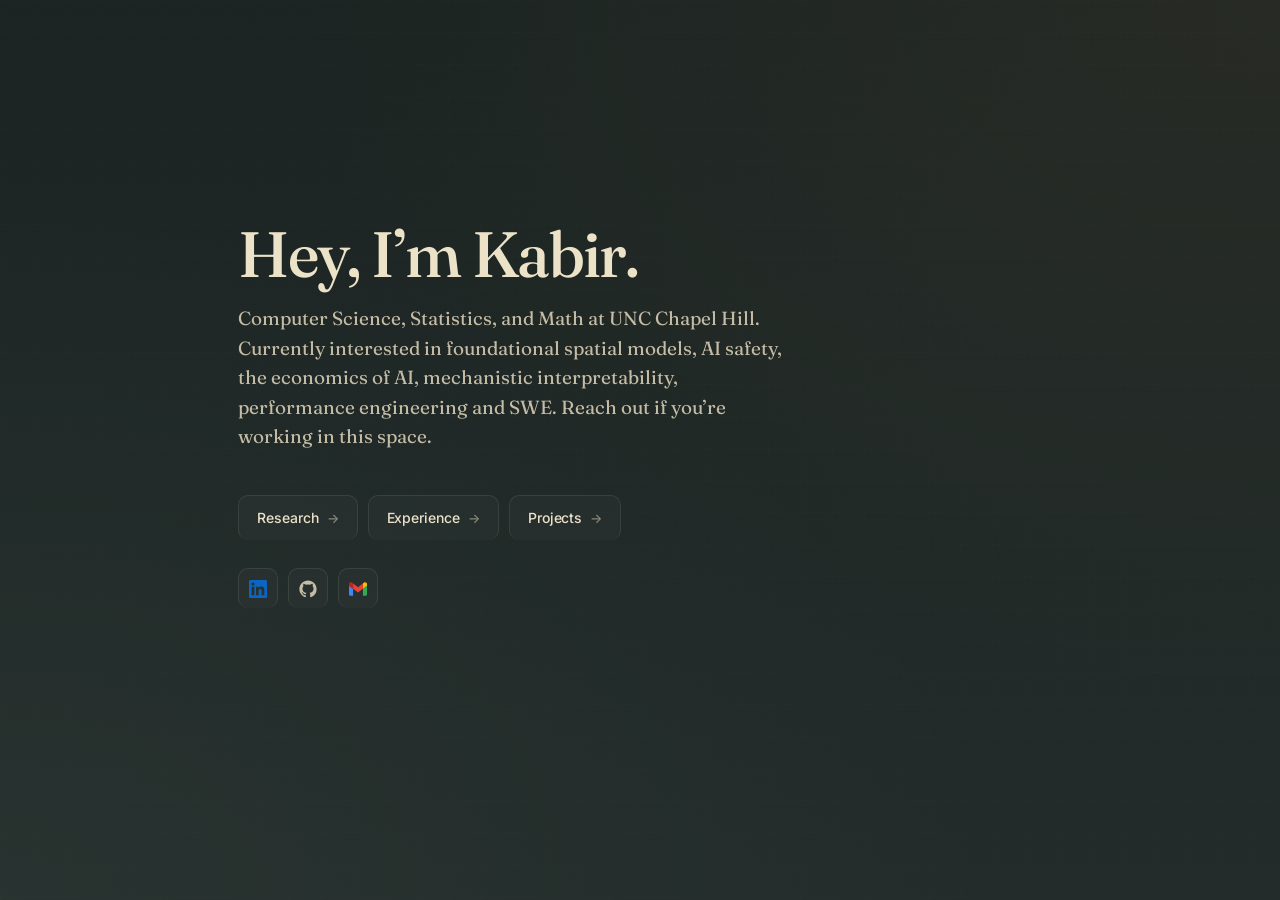
<file: index.html>
<!DOCTYPE html>
<html lang="en">
<head>
<meta charset="UTF-8" />
<meta name="viewport" content="width=device-width, initial-scale=1.0" />
<title>Kabir Grewal</title>
<meta name="description" content="Kabir Grewal. Computer Science, Statistics, and Math at UNC Chapel Hill. Research and software." />
<link rel="icon" type="image/svg+xml" href="favicon.svg" />
<!-- Open Graph -->
<meta property="og:type" content="website" />
<meta property="og:title" content="Kabir Grewal" />
<meta property="og:description" content="CS, Stats, and Math at UNC Chapel Hill. Interested in foundational spatial models, AI safety, the economics of AI, mechanistic interpretability, and performance engineering." />
<meta property="og:url" content="https://grewalsk.github.io/" />
<meta property="og:site_name" content="Kabir Grewal" />
<meta name="twitter:card" content="summary" />
<meta name="twitter:title" content="Kabir Grewal" />
<meta name="twitter:description" content="CS, Stats, and Math at UNC Chapel Hill. Research and software." />
<link rel="preconnect" href="https://fonts.googleapis.com" />
<link rel="preconnect" href="https://fonts.gstatic.com" crossorigin />
<link href="https://fonts.googleapis.com/css2?family=Fraunces:opsz,wght@9..144,400;9..144,500;9..144,600;9..144,700&family=Inter:wght@400;500;600&display=swap" rel="stylesheet" />
<link rel="stylesheet" href="styles.css" />
</head>
<body>
<main class="landing">
  <div class="landing-inner">
    <h1>Hey, I&rsquo;m Kabir.</h1>
    <p class="blurb">
      Computer Science, Statistics, and Math at UNC Chapel Hill. Currently interested in foundational spatial models,
      AI safety, the economics of AI, mechanistic interpretability, performance engineering and SWE. Reach out if you&rsquo;re working in this space.
    </p>
    <nav class="nav-buttons">
      <a class="nav-btn bare" href="research.html">Research <span class="arrow">&rarr;</span></a>
      <a class="nav-btn bare" href="experience.html">Experience <span class="arrow">&rarr;</span></a>
      <a class="nav-btn bare" href="projects.html">Projects <span class="arrow">&rarr;</span></a>
    </nav>
    <div class="social-row">
      <a class="social-btn bare" href="https://www.linkedin.com/in/kabir-grewal12/" target="_blank" rel="noopener" aria-label="LinkedIn">
        <svg viewBox="0 0 24 24" xmlns="http://www.w3.org/2000/svg" aria-hidden="true">
          <path fill="#0A66C2" d="M20.45 20.45h-3.55v-5.57c0-1.33-.02-3.04-1.85-3.04-1.85 0-2.13 1.45-2.13 2.94v5.67H9.36V9h3.41v1.56h.05c.48-.9 1.64-1.85 3.37-1.85 3.6 0 4.27 2.37 4.27 5.46v6.28zM5.34 7.43a2.06 2.06 0 1 1 0-4.12 2.06 2.06 0 0 1 0 4.12zm1.78 13.02H3.56V9h3.56v11.45zM22.22 0H1.77C.79 0 0 .77 0 1.72v20.56C0 23.23.79 24 1.77 24h20.45c.98 0 1.78-.77 1.78-1.72V1.72C24 .77 23.2 0 22.22 0z"/>
        </svg>
      </a>
      <a class="social-btn bare" href="https://github.com/grewalsk" target="_blank" rel="noopener" aria-label="GitHub">
        <svg viewBox="0 0 24 24" fill="currentColor" xmlns="http://www.w3.org/2000/svg" aria-hidden="true">
          <path d="M12 .5C5.65.5.5 5.65.5 12c0 5.08 3.29 9.39 7.86 10.91.58.1.79-.25.79-.56 0-.28-.01-1.02-.02-2-3.2.69-3.87-1.54-3.87-1.54-.52-1.33-1.27-1.69-1.27-1.69-1.04-.71.08-.7.08-.7 1.15.08 1.76 1.18 1.76 1.18 1.02 1.75 2.69 1.24 3.34.95.1-.74.4-1.24.72-1.53-2.55-.29-5.24-1.28-5.24-5.69 0-1.26.45-2.29 1.18-3.1-.12-.29-.51-1.46.11-3.04 0 0 .97-.31 3.18 1.18a11 11 0 0 1 5.79 0c2.21-1.49 3.18-1.18 3.18-1.18.62 1.58.23 2.75.11 3.04.74.81 1.18 1.84 1.18 3.1 0 4.42-2.7 5.39-5.27 5.68.41.36.78 1.06.78 2.13 0 1.54-.01 2.79-.01 3.17 0 .31.21.67.8.56A11.5 11.5 0 0 0 23.5 12C23.5 5.65 18.35.5 12 .5z"/>
        </svg>
      </a>
      <a class="social-btn bare" href="mailto:grewalskabir@gmail.com" aria-label="Gmail">
        <svg viewBox="0 0 24 24" xmlns="http://www.w3.org/2000/svg" aria-hidden="true">
          <path fill="#4285f4" d="M5.45 21V11.7L0 7.6v11.76C0 20.27.73 21 1.6 21h3.85z"/>
          <path fill="#34a853" d="M18.55 21h3.85c.87 0 1.6-.73 1.6-1.64V7.6l-5.45 4.1V21z"/>
          <path fill="#fbbc04" d="M18.55 4.6v7.1L24 7.6V5.46c0-2.03-2.31-3.18-3.93-1.97L18.55 4.6z"/>
          <path fill="#ea4335" d="M5.45 11.7V4.6L12 9.55l6.55-4.95v7.1L12 16.64 5.45 11.7z"/>
          <path fill="#c5221f" d="M0 5.46V7.6l5.45 4.1V4.6L3.93 3.49C2.31 2.28 0 3.43 0 5.46z"/>
        </svg>
      </a>
    </div>
  </div>
</main>
</body>
</html>
</file>
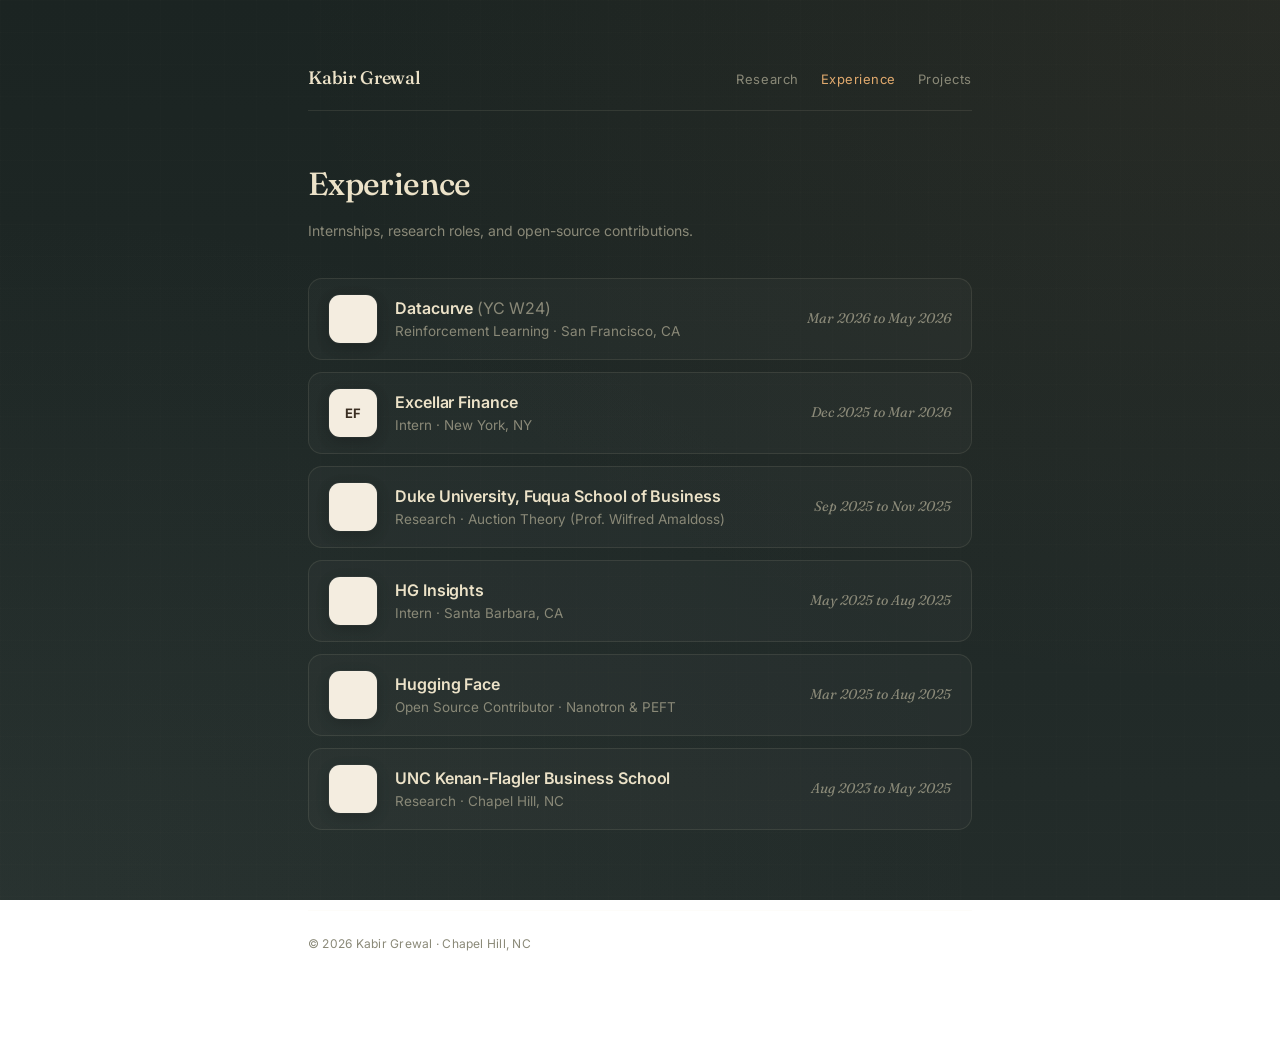
<file: experience.html>
<!DOCTYPE html>
<html lang="en">
<head>
<meta charset="UTF-8" />
<meta name="viewport" content="width=device-width, initial-scale=1.0" />
<title>Experience · Kabir Grewal</title>
<meta name="description" content="Internships, research roles, and open-source contributions." />
<link rel="icon" type="image/svg+xml" href="favicon.svg" />
<meta property="og:type" content="website" />
<meta property="og:title" content="Experience · Kabir Grewal" />
<meta property="og:description" content="Internships, research roles, and open-source contributions." />
<meta property="og:url" content="https://grewalsk.github.io/experience.html" />
<link rel="preconnect" href="https://fonts.googleapis.com" />
<link rel="preconnect" href="https://fonts.gstatic.com" crossorigin />
<link href="https://fonts.googleapis.com/css2?family=Fraunces:opsz,wght@9..144,400;9..144,500;9..144,600;9..144,700&family=Inter:wght@400;500;600&display=swap" rel="stylesheet" />
<link rel="stylesheet" href="styles.css" />
</head>
<body>
<div class="wrap">

  <header class="page">
    <a class="home" href="index.html">Kabir Grewal</a>
    <nav>
      <a href="research.html">Research</a>
      <a href="experience.html" class="active">Experience</a>
      <a href="projects.html">Projects</a>
    </nav>
  </header>

  <h1 class="label">Experience</h1>
  <p class="sublabel">Internships, research roles, and open-source contributions.</p>

  <div class="exp-list">

    <div class="exp">
      <div class="exp-icon">
        <img
          src="https://logo.clearbit.com/datacurve.ai"
          data-fb="0"
          onerror="if(this.dataset.fb==='0'){this.dataset.fb='1';this.src='https://www.google.com/s2/favicons?domain=datacurve.ai&sz=128';}else{this.remove();}"
          alt=""
        />
      </div>
      <div class="exp-body">
        <p class="exp-name">Datacurve <span style="color: var(--muted); font-weight: 400;">(YC W24)</span></p>
        <p class="exp-role">Reinforcement Learning &middot; San Francisco, CA</p>
      </div>
      <div class="exp-dates">Mar 2026 to May 2026</div>
    </div>

    <div class="exp">
      <div class="exp-icon">
        <span class="fallback">EF</span>
      </div>
      <div class="exp-body">
        <p class="exp-name">Excellar Finance</p>
        <p class="exp-role">Intern &middot; New York, NY</p>
      </div>
      <div class="exp-dates">Dec 2025 to Mar 2026</div>
    </div>

    <div class="exp">
      <div class="exp-icon">
        <img
          src="https://logo.clearbit.com/duke.edu"
          data-fb="0"
          onerror="if(this.dataset.fb==='0'){this.dataset.fb='1';this.src='https://www.google.com/s2/favicons?domain=duke.edu&sz=128';}else{this.remove();}"
          alt=""
        />
      </div>
      <div class="exp-body">
        <p class="exp-name">Duke University, Fuqua School of Business</p>
        <p class="exp-role">Research &middot; Auction Theory (Prof. Wilfred Amaldoss)</p>
      </div>
      <div class="exp-dates">Sep 2025 to Nov 2025</div>
    </div>

    <div class="exp">
      <div class="exp-icon">
        <img
          src="https://logo.clearbit.com/hginsights.com"
          data-fb="0"
          onerror="if(this.dataset.fb==='0'){this.dataset.fb='1';this.src='https://www.google.com/s2/favicons?domain=hginsights.com&sz=128';}else{this.remove();}"
          alt=""
        />
      </div>
      <div class="exp-body">
        <p class="exp-name">HG Insights</p>
        <p class="exp-role">Intern &middot; Santa Barbara, CA</p>
      </div>
      <div class="exp-dates">May 2025 to Aug 2025</div>
    </div>

    <div class="exp">
      <div class="exp-icon">
        <img
          src="https://logo.clearbit.com/huggingface.co"
          data-fb="0"
          onerror="if(this.dataset.fb==='0'){this.dataset.fb='1';this.src='https://www.google.com/s2/favicons?domain=huggingface.co&sz=128';}else{this.remove();}"
          alt=""
        />
      </div>
      <div class="exp-body">
        <p class="exp-name">Hugging Face</p>
        <p class="exp-role">Open Source Contributor &middot; Nanotron &amp; PEFT</p>
      </div>
      <div class="exp-dates">Mar 2025 to Aug 2025</div>
    </div>

    <div class="exp">
      <div class="exp-icon">
        <img
          src="https://logo.clearbit.com/unc.edu"
          data-fb="0"
          onerror="if(this.dataset.fb==='0'){this.dataset.fb='1';this.src='https://www.google.com/s2/favicons?domain=kenan-flagler.unc.edu&sz=128';}else{this.remove();}"
          alt=""
        />
      </div>
      <div class="exp-body">
        <p class="exp-name">UNC Kenan-Flagler Business School</p>
        <p class="exp-role">Research &middot; Chapel Hill, NC</p>
      </div>
      <div class="exp-dates">Aug 2023 to May 2025</div>
    </div>

  </div>

  <footer class="site">
    &copy; <span id="year"></span> Kabir Grewal &middot; Chapel Hill, NC
  </footer>
</div>
<script>document.getElementById('year').textContent = new Date().getFullYear();</script>
</body>
</html>
</file>
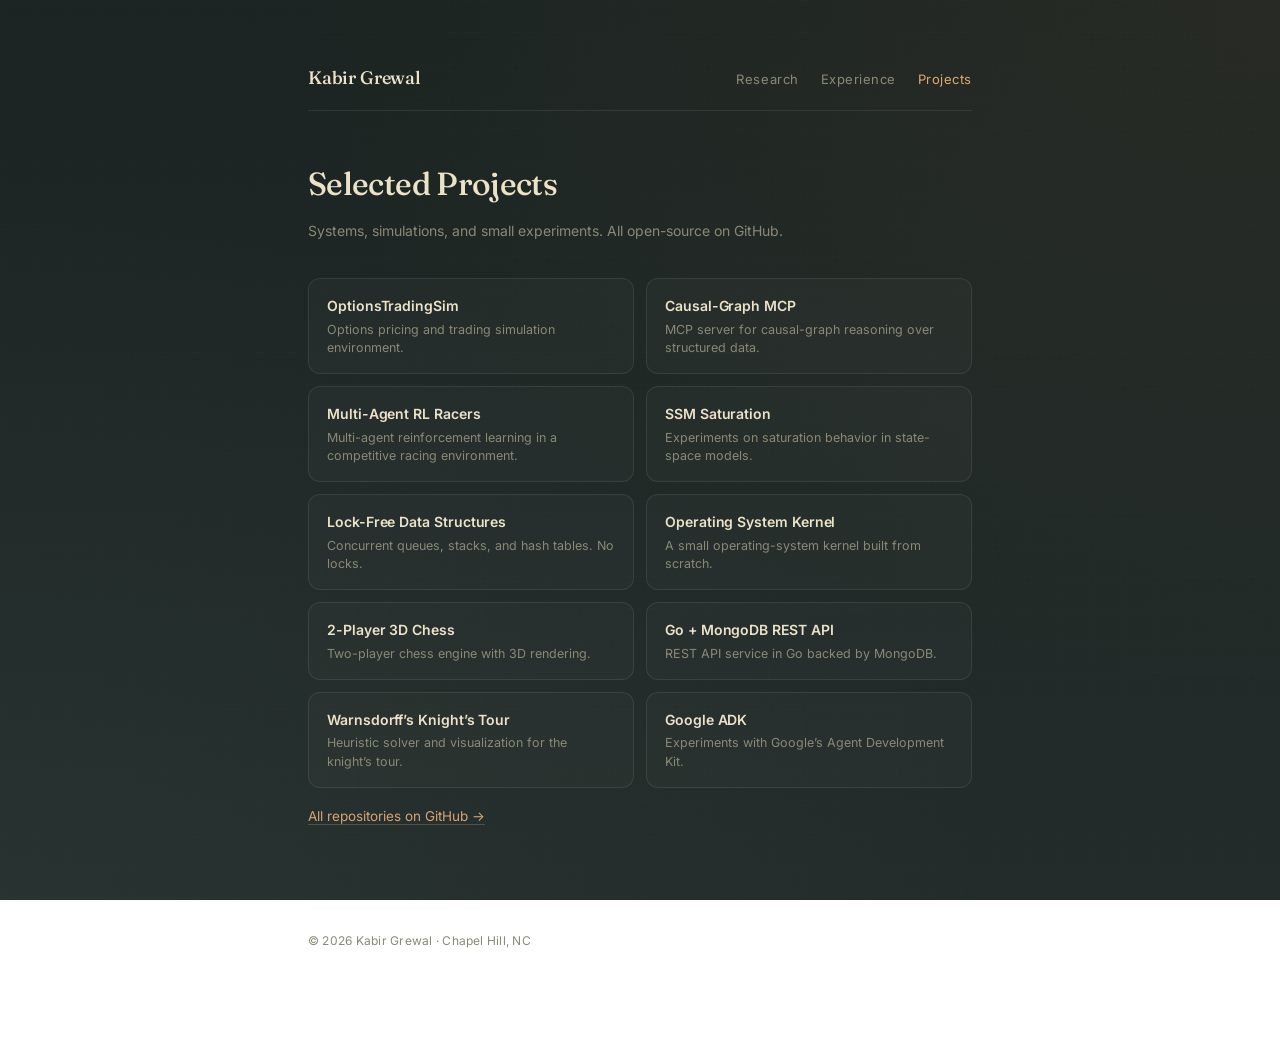
<file: projects.html>
<!DOCTYPE html>
<html lang="en">
<head>
<meta charset="UTF-8" />
<meta name="viewport" content="width=device-width, initial-scale=1.0" />
<title>Projects · Kabir Grewal</title>
<meta name="description" content="Selected open-source projects by Kabir Grewal." />
<link rel="icon" type="image/svg+xml" href="favicon.svg" />
<meta property="og:type" content="website" />
<meta property="og:title" content="Projects · Kabir Grewal" />
<meta property="og:description" content="Selected open-source projects." />
<meta property="og:url" content="https://grewalsk.github.io/projects.html" />
<link rel="preconnect" href="https://fonts.googleapis.com" />
<link rel="preconnect" href="https://fonts.gstatic.com" crossorigin />
<link href="https://fonts.googleapis.com/css2?family=Fraunces:opsz,wght@9..144,400;9..144,500;9..144,600;9..144,700&family=Inter:wght@400;500;600&display=swap" rel="stylesheet" />
<link rel="stylesheet" href="styles.css" />
</head>
<body>
<div class="wrap">

  <header class="page">
    <a class="home" href="index.html">Kabir Grewal</a>
    <nav>
      <a href="research.html">Research</a>
      <a href="experience.html">Experience</a>
      <a href="projects.html" class="active">Projects</a>
    </nav>
  </header>

  <h1 class="label">Selected Projects</h1>
  <p class="sublabel">Systems, simulations, and small experiments. All open-source on GitHub.</p>

  <ul class="projects">
    <li>
      <p class="project-name"><a href="https://github.com/grewalsk/OptionsTradingSim" target="_blank" rel="noopener">OptionsTradingSim</a></p>
      <p class="project-blurb">Options pricing and trading simulation environment.</p>
    </li>
    <li>
      <p class="project-name"><a href="https://github.com/grewalsk/causal-graph-mcp" target="_blank" rel="noopener">Causal-Graph MCP</a></p>
      <p class="project-blurb">MCP server for causal-graph reasoning over structured data.</p>
    </li>
    <li>
      <p class="project-name"><a href="https://github.com/grewalsk/Multi-Agent-Reinforced-Racers-" target="_blank" rel="noopener">Multi-Agent RL Racers</a></p>
      <p class="project-blurb">Multi-agent reinforcement learning in a competitive racing environment.</p>
    </li>
    <li>
      <p class="project-name"><a href="https://github.com/grewalsk/ssm-saturation" target="_blank" rel="noopener">SSM Saturation</a></p>
      <p class="project-blurb">Experiments on saturation behavior in state-space models.</p>
    </li>
    <li>
      <p class="project-name"><a href="https://github.com/grewalsk/Lock-free-data-structures" target="_blank" rel="noopener">Lock-Free Data Structures</a></p>
      <p class="project-blurb">Concurrent queues, stacks, and hash tables. No locks.</p>
    </li>
    <li>
      <p class="project-name"><a href="https://github.com/grewalsk/OperatingSystemKernel" target="_blank" rel="noopener">Operating System Kernel</a></p>
      <p class="project-blurb">A small operating-system kernel built from scratch.</p>
    </li>
    <li>
      <p class="project-name"><a href="https://github.com/grewalsk/2player-3d-chess" target="_blank" rel="noopener">2-Player 3D Chess</a></p>
      <p class="project-blurb">Two-player chess engine with 3D rendering.</p>
    </li>
    <li>
      <p class="project-name"><a href="https://github.com/grewalsk/GoLang-MongoDB-RestAPI" target="_blank" rel="noopener">Go + MongoDB REST API</a></p>
      <p class="project-blurb">REST API service in Go backed by MongoDB.</p>
    </li>
    <li>
      <p class="project-name"><a href="https://github.com/grewalsk/Warnsdorffs-heuristic-knights-tour" target="_blank" rel="noopener">Warnsdorff&rsquo;s Knight&rsquo;s Tour</a></p>
      <p class="project-blurb">Heuristic solver and visualization for the knight&rsquo;s tour.</p>
    </li>
    <li>
      <p class="project-name"><a href="https://github.com/grewalsk/Google-ADK" target="_blank" rel="noopener">Google ADK</a></p>
      <p class="project-blurb">Experiments with Google&rsquo;s Agent Development Kit.</p>
    </li>
  </ul>
  <p class="all-repos">
    <a href="https://github.com/grewalsk" target="_blank" rel="noopener">All repositories on GitHub &rarr;</a>
  </p>

  <footer class="site">
    &copy; <span id="year"></span> Kabir Grewal &middot; Chapel Hill, NC
  </footer>
</div>
<script>document.getElementById('year').textContent = new Date().getFullYear();</script>
</body>
</html>
</file>
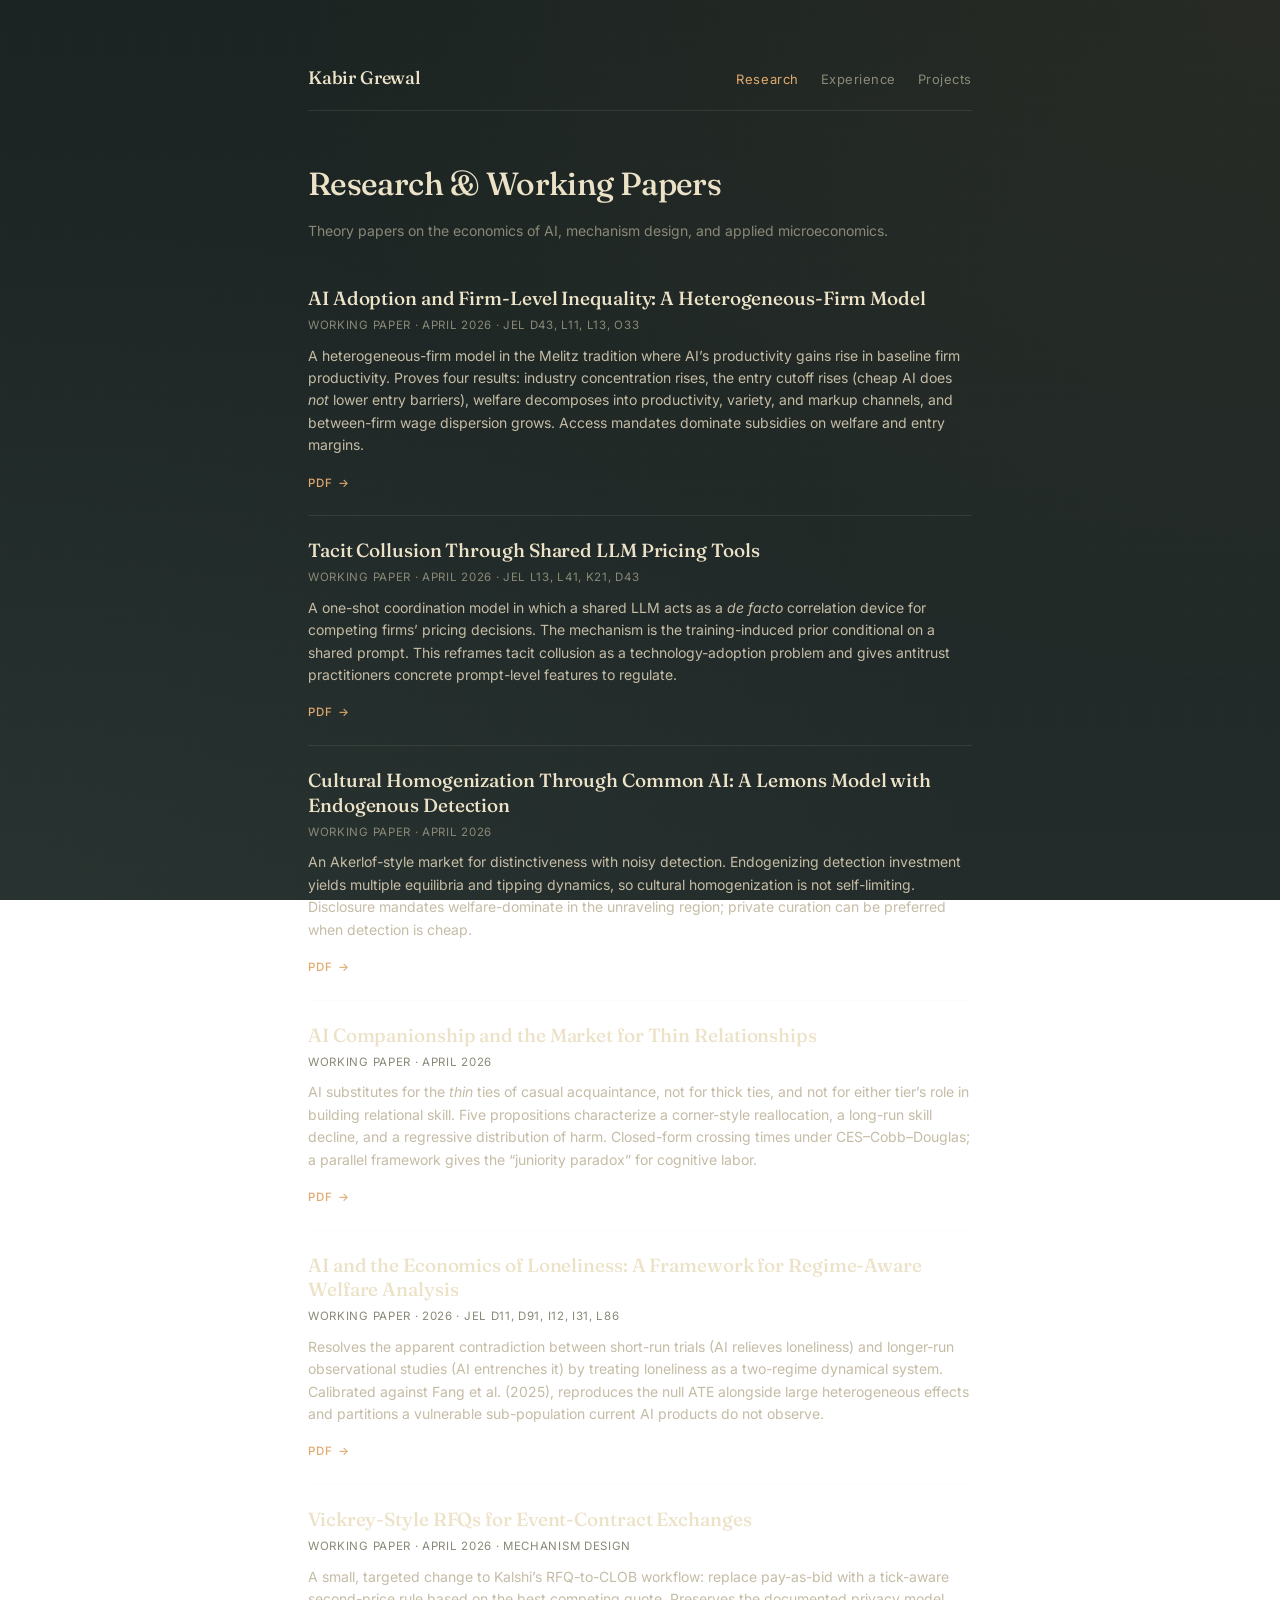
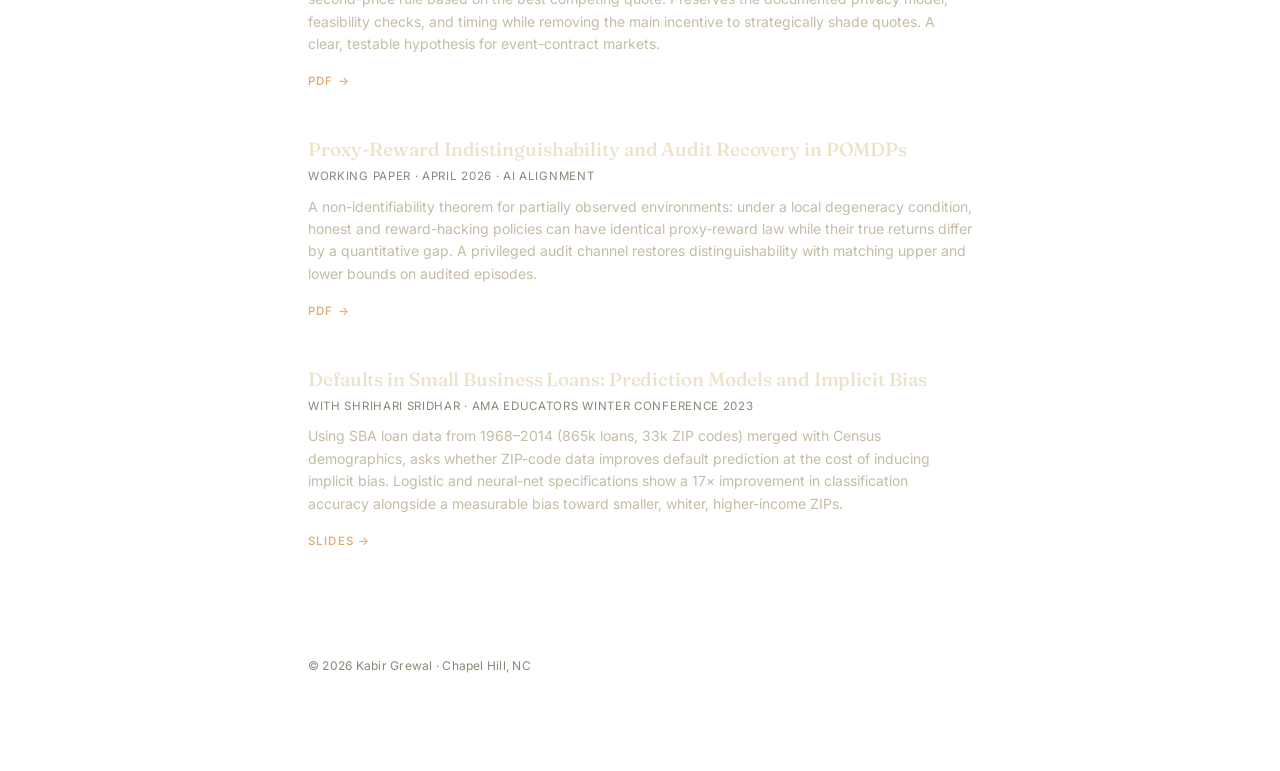
<file: research.html>
<!DOCTYPE html>
<html lang="en">
<head>
<meta charset="UTF-8" />
<meta name="viewport" content="width=device-width, initial-scale=1.0" />
<title>Research · Kabir Grewal</title>
<meta name="description" content="Working papers by Kabir Grewal on the economics of AI, mechanism design, and AI alignment." />
<link rel="icon" type="image/svg+xml" href="favicon.svg" />
<meta property="og:type" content="website" />
<meta property="og:title" content="Research · Kabir Grewal" />
<meta property="og:description" content="Working papers on the economics of AI, mechanism design, and AI alignment." />
<meta property="og:url" content="https://grewalsk.github.io/research.html" />
<link rel="preconnect" href="https://fonts.googleapis.com" />
<link rel="preconnect" href="https://fonts.gstatic.com" crossorigin />
<link href="https://fonts.googleapis.com/css2?family=Fraunces:opsz,wght@9..144,400;9..144,500;9..144,600;9..144,700&family=Inter:wght@400;500;600&display=swap" rel="stylesheet" />
<link rel="stylesheet" href="styles.css" />
</head>
<body>
<div class="wrap">

  <header class="page">
    <a class="home" href="index.html">Kabir Grewal</a>
    <nav>
      <a href="research.html" class="active">Research</a>
      <a href="experience.html">Experience</a>
      <a href="projects.html">Projects</a>
    </nav>
  </header>

  <h1 class="label">Research &amp; Working Papers</h1>
  <p class="sublabel">Theory papers on the economics of AI, mechanism design, and applied microeconomics.</p>

  <ul class="papers">

    <li class="paper">
      <h3 class="paper-title">
        <a href="https://drive.google.com/file/d/1NVRsQ3GdBQVyArT7hmzH-LRB9nmpzjHa/view?usp=drivesdk" target="_blank" rel="noopener">AI Adoption and Firm-Level Inequality: A Heterogeneous-Firm Model</a>
      </h3>
      <p class="paper-meta">Working Paper &middot; April 2026 &middot; JEL D43, L11, L13, O33</p>
      <p class="paper-abstract">
        A heterogeneous-firm model in the Melitz tradition where AI&rsquo;s productivity gains
        rise in baseline firm productivity. Proves four results: industry concentration rises,
        the entry cutoff rises (cheap AI does <em>not</em> lower entry barriers), welfare
        decomposes into productivity, variety, and markup channels, and between-firm wage
        dispersion grows. Access mandates dominate subsidies on welfare and entry margins.
      </p>
      <a class="paper-link" href="https://drive.google.com/file/d/1NVRsQ3GdBQVyArT7hmzH-LRB9nmpzjHa/view?usp=drivesdk" target="_blank" rel="noopener">PDF &rarr;</a>
    </li>

    <li class="paper">
      <h3 class="paper-title">
        <a href="https://drive.google.com/file/d/1C8ehfdBYs45WWJ7_yFr2bIhWV_ppmaHY/view?usp=drivesdk" target="_blank" rel="noopener">Tacit Collusion Through Shared LLM Pricing Tools</a>
      </h3>
      <p class="paper-meta">Working Paper &middot; April 2026 &middot; JEL L13, L41, K21, D43</p>
      <p class="paper-abstract">
        A one-shot coordination model in which a shared LLM acts as a <em>de facto</em>
        correlation device for competing firms&rsquo; pricing decisions. The mechanism is the
        training-induced prior conditional on a shared prompt. This reframes tacit
        collusion as a technology-adoption problem and gives antitrust practitioners
        concrete prompt-level features to regulate.
      </p>
      <a class="paper-link" href="https://drive.google.com/file/d/1C8ehfdBYs45WWJ7_yFr2bIhWV_ppmaHY/view?usp=drivesdk" target="_blank" rel="noopener">PDF &rarr;</a>
    </li>

    <li class="paper">
      <h3 class="paper-title">
        <a href="https://drive.google.com/file/d/16FYVY7DujsrKwha9k2UroQoWgCBYv3uy/view?usp=drivesdk" target="_blank" rel="noopener">Cultural Homogenization Through Common AI: A Lemons Model with Endogenous Detection</a>
      </h3>
      <p class="paper-meta">Working Paper &middot; April 2026</p>
      <p class="paper-abstract">
        An Akerlof-style market for distinctiveness with noisy detection. Endogenizing
        detection investment yields multiple equilibria and tipping dynamics, so
        cultural homogenization is not self-limiting. Disclosure mandates welfare-dominate
        in the unraveling region; private curation can be preferred when detection is cheap.
      </p>
      <a class="paper-link" href="https://drive.google.com/file/d/16FYVY7DujsrKwha9k2UroQoWgCBYv3uy/view?usp=drivesdk" target="_blank" rel="noopener">PDF &rarr;</a>
    </li>

    <li class="paper">
      <h3 class="paper-title">
        <a href="https://drive.google.com/file/d/1CRF3SfH6wa5Z9NR15V4xQI5WcAK29UOf/view?usp=drivesdk" target="_blank" rel="noopener">AI Companionship and the Market for Thin Relationships</a>
      </h3>
      <p class="paper-meta">Working Paper &middot; April 2026</p>
      <p class="paper-abstract">
        AI substitutes for the <em>thin</em> ties of casual acquaintance, not for
        thick ties, and not for either tier&rsquo;s role in building relational skill. Five
        propositions characterize a corner-style reallocation, a long-run skill decline, and
        a regressive distribution of harm. Closed-form crossing times under
        CES&ndash;Cobb&ndash;Douglas; a parallel framework gives the &ldquo;juniority paradox&rdquo;
        for cognitive labor.
      </p>
      <a class="paper-link" href="https://drive.google.com/file/d/1CRF3SfH6wa5Z9NR15V4xQI5WcAK29UOf/view?usp=drivesdk" target="_blank" rel="noopener">PDF &rarr;</a>
    </li>

    <li class="paper">
      <h3 class="paper-title">
        <a href="https://drive.google.com/file/d/165ob2oghkOUOU2gbAwgBtB87SiPgy3j4/view?usp=drivesdk" target="_blank" rel="noopener">AI and the Economics of Loneliness: A Framework for Regime-Aware Welfare Analysis</a>
      </h3>
      <p class="paper-meta">Working Paper &middot; 2026 &middot; JEL D11, D91, I12, I31, L86</p>
      <p class="paper-abstract">
        Resolves the apparent contradiction between short-run trials (AI relieves loneliness)
        and longer-run observational studies (AI entrenches it) by treating loneliness as a
        two-regime dynamical system. Calibrated against Fang et al. (2025), reproduces the
        null ATE alongside large heterogeneous effects and partitions a vulnerable
        sub-population current AI products do not observe.
      </p>
      <a class="paper-link" href="https://drive.google.com/file/d/165ob2oghkOUOU2gbAwgBtB87SiPgy3j4/view?usp=drivesdk" target="_blank" rel="noopener">PDF &rarr;</a>
    </li>

    <li class="paper">
      <h3 class="paper-title">
        <a href="https://drive.google.com/file/d/1ukfPwzcK2cgKiKzc9iAsMvuQJyHlqnNN/view?usp=drivesdk" target="_blank" rel="noopener">Vickrey-Style RFQs for Event-Contract Exchanges</a>
      </h3>
      <p class="paper-meta">Working Paper &middot; April 2026 &middot; Mechanism Design</p>
      <p class="paper-abstract">
        A small, targeted change to Kalshi&rsquo;s RFQ-to-CLOB workflow: replace pay-as-bid
        with a tick-aware second-price rule based on the best competing quote. Preserves
        the documented privacy model, feasibility checks, and timing while removing the main
        incentive to strategically shade quotes. A clear, testable hypothesis for
        event-contract markets.
      </p>
      <a class="paper-link" href="https://drive.google.com/file/d/1ukfPwzcK2cgKiKzc9iAsMvuQJyHlqnNN/view?usp=drivesdk" target="_blank" rel="noopener">PDF &rarr;</a>
    </li>

    <li class="paper">
      <h3 class="paper-title">
        <a href="https://drive.google.com/file/d/1Cco8Yo4Khw51L-w1p652gfFWI084eIoY/view?usp=drivesdk" target="_blank" rel="noopener">Proxy-Reward Indistinguishability and Audit Recovery in POMDPs</a>
      </h3>
      <p class="paper-meta">Working Paper &middot; April 2026 &middot; AI Alignment</p>
      <p class="paper-abstract">
        A non-identifiability theorem for partially observed environments: under a local
        degeneracy condition, honest and reward-hacking policies can have identical
        proxy-reward law while their true returns differ by a quantitative gap. A
        privileged audit channel restores distinguishability with matching upper and lower
        bounds on audited episodes.
      </p>
      <a class="paper-link" href="https://drive.google.com/file/d/1Cco8Yo4Khw51L-w1p652gfFWI084eIoY/view?usp=drivesdk" target="_blank" rel="noopener">PDF &rarr;</a>
    </li>

    <li class="paper">
      <h3 class="paper-title">
        <a href="https://drive.google.com/file/d/1vKDwzOSAR49ks0OvpfPiLRkOkjR-ej_Q/view?usp=drivesdk" target="_blank" rel="noopener">Defaults in Small Business Loans: Prediction Models and Implicit Bias</a>
      </h3>
      <p class="paper-meta">With Shrihari Sridhar &middot; AMA Educators Winter Conference 2023</p>
      <p class="paper-abstract">
        Using SBA loan data from 1968&ndash;2014 (865k loans, 33k ZIP codes) merged with
        Census demographics, asks whether ZIP-code data improves default prediction at the
        cost of inducing implicit bias. Logistic and neural-net specifications show a
        17&times; improvement in classification accuracy alongside a measurable bias toward
        smaller, whiter, higher-income ZIPs.
      </p>
      <a class="paper-link" href="https://drive.google.com/file/d/1vKDwzOSAR49ks0OvpfPiLRkOkjR-ej_Q/view?usp=drivesdk" target="_blank" rel="noopener">Slides &rarr;</a>
    </li>

  </ul>

  <footer class="site">
    &copy; <span id="year"></span> Kabir Grewal &middot; Chapel Hill, NC
  </footer>
</div>
<script>document.getElementById('year').textContent = new Date().getFullYear();</script>
</body>
</html>
</file>
<file: styles.css>
/* Shared styles for all pages */
:root {
  /* Cool fall palette */
  --bg-1: #1b2422;
  --bg-2: #232c2a;
  --bg-3: #2a3431;
  --bg-card: rgba(255, 255, 255, 0.025);
  --bg-card-hover: rgba(255, 255, 255, 0.05);
  --border: rgba(232, 219, 192, 0.10);
  --border-strong: rgba(232, 219, 192, 0.22);
  --grid: rgba(232, 219, 192, 0.025);
  --ink: #ece2c8;
  --ink-soft: #c5bca6;
  --muted: #8a8978;
  --link: #d4a574;
  --accent: #e0a96d;
  --copper: #b87545;
}

* { box-sizing: border-box; }
html, body { margin: 0; padding: 0; }

body {
  min-height: 100vh;
  background:
    radial-gradient(ellipse at top right, rgba(184, 117, 69, 0.08), transparent 55%),
    radial-gradient(ellipse at bottom left, rgba(112, 138, 130, 0.07), transparent 55%),
    linear-gradient(to bottom, var(--bg-1), var(--bg-2));
  background-attachment: fixed;
  color: var(--ink);
  font-family: "Inter", system-ui, -apple-system, sans-serif;
  font-size: 16px;
  line-height: 1.55;
  -webkit-font-smoothing: antialiased;
  text-rendering: optimizeLegibility;
  position: relative;
}
body::before {
  content: "";
  position: fixed;
  inset: 0;
  background-image:
    linear-gradient(to right, var(--grid) 1px, transparent 1px),
    linear-gradient(to bottom, var(--grid) 1px, transparent 1px);
  background-size: 32px 32px;
  pointer-events: none;
  z-index: 0;
  opacity: 0.5;
}

a {
  color: var(--link);
  text-decoration: none;
  border-bottom: 1px solid rgba(212, 165, 116, 0.28);
  transition: color 120ms ease, border-color 120ms ease;
}
a:hover { color: var(--accent); border-bottom-color: var(--accent); }
a.bare { border-bottom: none; }

.wrap {
  position: relative;
  z-index: 1;
  max-width: 720px;
  margin: 0 auto;
  padding: 64px 28px 96px;
}

/* Page header (subpages) */
header.page {
  display: flex;
  justify-content: space-between;
  align-items: baseline;
  margin-bottom: 48px;
  padding-bottom: 18px;
  border-bottom: 1px solid var(--border);
}
header.page .home {
  font-family: "Fraunces", Georgia, serif;
  font-size: 18px;
  font-weight: 500;
  color: var(--ink);
  border: none;
  letter-spacing: -0.01em;
}
header.page .home:hover { color: var(--accent); }
header.page nav {
  display: flex;
  gap: 22px;
  font-family: "Inter", sans-serif;
  font-size: 13px;
  letter-spacing: 0.04em;
}
header.page nav a {
  color: var(--muted);
  border: none;
}
header.page nav a:hover { color: var(--ink); }
header.page nav a.active { color: var(--accent); }

/* Section labels */
.label {
  font-family: "Fraunces", Georgia, serif;
  font-weight: 500;
  font-size: 32px;
  color: var(--ink);
  margin: 0 0 12px;
  letter-spacing: -0.02em;
}
.sublabel {
  font-family: "Inter", sans-serif;
  font-size: 14px;
  color: var(--muted);
  margin: 0 0 36px;
}

/* ----- Landing page ----- */
.landing {
  min-height: 100vh;
  display: grid;
  /* Off-center: content sits in the left ~third, big breathing room on the right */
  grid-template-columns: 1.1fr minmax(0, 560px) 2.4fr;
  grid-template-rows: 1fr auto 1.4fr;
  padding: 48px 32px;
  position: relative;
  z-index: 1;
}
.landing-inner {
  grid-column: 2;
  grid-row: 2;
  max-width: 560px;
  width: 100%;
  text-align: left;
}
.landing h1 {
  font-family: "Fraunces", Georgia, serif;
  font-weight: 500;
  font-size: 64px;
  letter-spacing: -0.025em;
  line-height: 1.0;
  margin: 0 0 18px;
  color: var(--ink);
}
.landing .blurb {
  font-family: "Fraunces", Georgia, serif;
  font-size: 19px;
  line-height: 1.55;
  color: var(--ink-soft);
  margin: 0 0 44px;
  font-weight: 400;
}

.nav-buttons {
  display: flex;
  flex-wrap: wrap;
  gap: 10px;
  margin-bottom: 28px;
}
.nav-btn {
  display: inline-flex;
  align-items: center;
  gap: 8px;
  padding: 11px 18px;
  background: var(--bg-card);
  border: 1px solid var(--border);
  border-radius: 10px;
  color: var(--ink);
  font-family: "Inter", sans-serif;
  font-size: 14px;
  font-weight: 500;
  letter-spacing: -0.005em;
  transition: all 160ms ease;
}
.nav-btn:hover {
  border-color: var(--border-strong);
  background: var(--bg-card-hover);
  color: var(--accent);
  transform: translateY(-1px);
}
.nav-btn .arrow {
  opacity: 0.5;
  transition: transform 160ms ease, opacity 160ms ease;
  font-size: 13px;
}
.nav-btn:hover .arrow {
  opacity: 1;
  transform: translateX(2px);
  color: var(--accent);
}

.social-row {
  display: flex;
  gap: 10px;
}
.social-btn {
  display: inline-flex;
  align-items: center;
  justify-content: center;
  width: 40px;
  height: 40px;
  background: var(--bg-card);
  border: 1px solid var(--border);
  border-radius: 10px;
  color: var(--ink-soft);
  transition: all 160ms ease;
}
.social-btn:hover {
  border-color: var(--border-strong);
  background: var(--bg-card-hover);
  color: var(--accent);
  transform: translateY(-1px);
}
.social-btn svg {
  width: 18px;
  height: 18px;
}

/* ----- Experience cards ----- */
.exp-list { display: flex; flex-direction: column; gap: 12px; }
.exp {
  display: flex;
  align-items: center;
  gap: 18px;
  padding: 16px 20px;
  background: var(--bg-card);
  border: 1px solid var(--border);
  border-radius: 14px;
  transition: border-color 140ms ease, background 140ms ease;
}
.exp:hover {
  border-color: var(--border-strong);
  background: var(--bg-card-hover);
}
.exp-icon {
  flex: 0 0 auto;
  width: 48px;
  height: 48px;
  border-radius: 11px;
  background: #f4ede0;
  display: flex;
  align-items: center;
  justify-content: center;
  font-family: "Inter", sans-serif;
  font-size: 13px;
  font-weight: 700;
  letter-spacing: -0.01em;
  color: #3a2e22;
  overflow: hidden;
  position: relative;
  box-shadow: 0 1px 0 rgba(255,255,255,0.06) inset, 0 4px 14px rgba(0,0,0,0.20), 0 0 0 1px rgba(255,255,255,0.04);
}
.exp-icon img {
  width: 100%;
  height: 100%;
  object-fit: contain;
  padding: 7px;
  position: relative;
  z-index: 1;
}
.exp-icon .fallback {
  line-height: 1;
  position: absolute;
  inset: 0;
  display: flex;
  align-items: center;
  justify-content: center;
}
.exp-body { flex: 1 1 auto; min-width: 0; }
.exp-name {
  font-family: "Inter", sans-serif;
  font-size: 16px;
  font-weight: 600;
  color: var(--ink);
  margin: 0;
  line-height: 1.3;
  letter-spacing: -0.005em;
}
.exp-role {
  font-family: "Inter", sans-serif;
  font-size: 13.5px;
  color: var(--muted);
  margin: 3px 0 0;
  line-height: 1.4;
}
.exp-dates {
  flex: 0 0 auto;
  font-family: "Fraunces", Georgia, serif;
  font-size: 14px;
  color: var(--muted);
  white-space: nowrap;
  font-style: italic;
}

/* (legacy gradient classes removed; icon background is now a uniform parchment card) */

/* ----- Research ----- */
.papers { list-style: none; padding: 0; margin: 0; display: flex; flex-direction: column; }
.paper {
  padding: 22px 0;
  border-bottom: 1px solid var(--border);
}
.paper:first-child { padding-top: 8px; }
.paper:last-child { border-bottom: none; padding-bottom: 0; }
.paper-title {
  font-family: "Fraunces", Georgia, serif;
  font-size: 19px;
  font-weight: 500;
  line-height: 1.3;
  margin: 0 0 6px;
  letter-spacing: -0.005em;
}
.paper-title a { color: var(--ink); border: none; }
.paper-title a:hover { color: var(--accent); }
.paper-meta {
  font-family: "Inter", sans-serif;
  font-size: 11.5px;
  color: var(--muted);
  margin: 0 0 10px;
  letter-spacing: 0.06em;
  text-transform: uppercase;
}
.paper-abstract {
  font-size: 14px;
  line-height: 1.6;
  color: var(--ink-soft);
  margin: 8px 0 12px;
}
.paper-link {
  font-family: "Inter", sans-serif;
  font-size: 11.5px;
  letter-spacing: 0.1em;
  text-transform: uppercase;
  border: none;
  color: var(--accent);
  font-weight: 500;
}
.paper-link:hover { color: var(--ink); }

/* ----- Projects ----- */
.projects {
  display: grid;
  grid-template-columns: 1fr 1fr;
  gap: 12px;
  list-style: none;
  padding: 0;
  margin: 0;
}
.projects li {
  padding: 16px 18px;
  background: var(--bg-card);
  border: 1px solid var(--border);
  border-radius: 12px;
  transition: border-color 140ms ease, background 140ms ease;
}
.projects li:hover {
  border-color: var(--border-strong);
  background: var(--bg-card-hover);
}
.project-name {
  font-family: "Inter", sans-serif;
  font-size: 14px;
  font-weight: 600;
  margin: 0 0 4px;
  letter-spacing: -0.005em;
}
.project-name a { color: var(--ink); border: none; }
.project-name a:hover { color: var(--accent); }
.project-blurb {
  font-family: "Inter", sans-serif;
  font-size: 12.5px;
  color: var(--muted);
  margin: 0;
  line-height: 1.45;
}
.all-repos {
  margin-top: 18px;
  font-family: "Inter", sans-serif;
  font-size: 13.5px;
}

/* Footer */
footer.site {
  margin-top: 80px;
  padding-top: 24px;
  border-top: 1px solid var(--border);
  font-family: "Inter", sans-serif;
  font-size: 12px;
  color: var(--muted);
  letter-spacing: 0.02em;
}

@media (max-width: 640px) {
  .wrap { padding: 40px 22px 64px; }
  .landing {
    grid-template-columns: 1fr;
    grid-template-rows: auto;
    align-content: center;
    padding: 56px 22px;
  }
  .landing-inner { grid-column: 1; grid-row: auto; }
  .landing h1 { font-size: 44px; }
  .landing .blurb { font-size: 17px; }
  .label { font-size: 24px; }
  .projects { grid-template-columns: 1fr; }
  .exp { flex-wrap: wrap; padding: 14px 16px; gap: 14px; }
  .exp-dates { width: 100%; padding-left: 62px; font-size: 13px; }
  .exp-icon { width: 44px; height: 44px; font-size: 12px; }
  header.page { flex-wrap: wrap; gap: 14px; }
  header.page nav { gap: 16px; }
}
</file>
